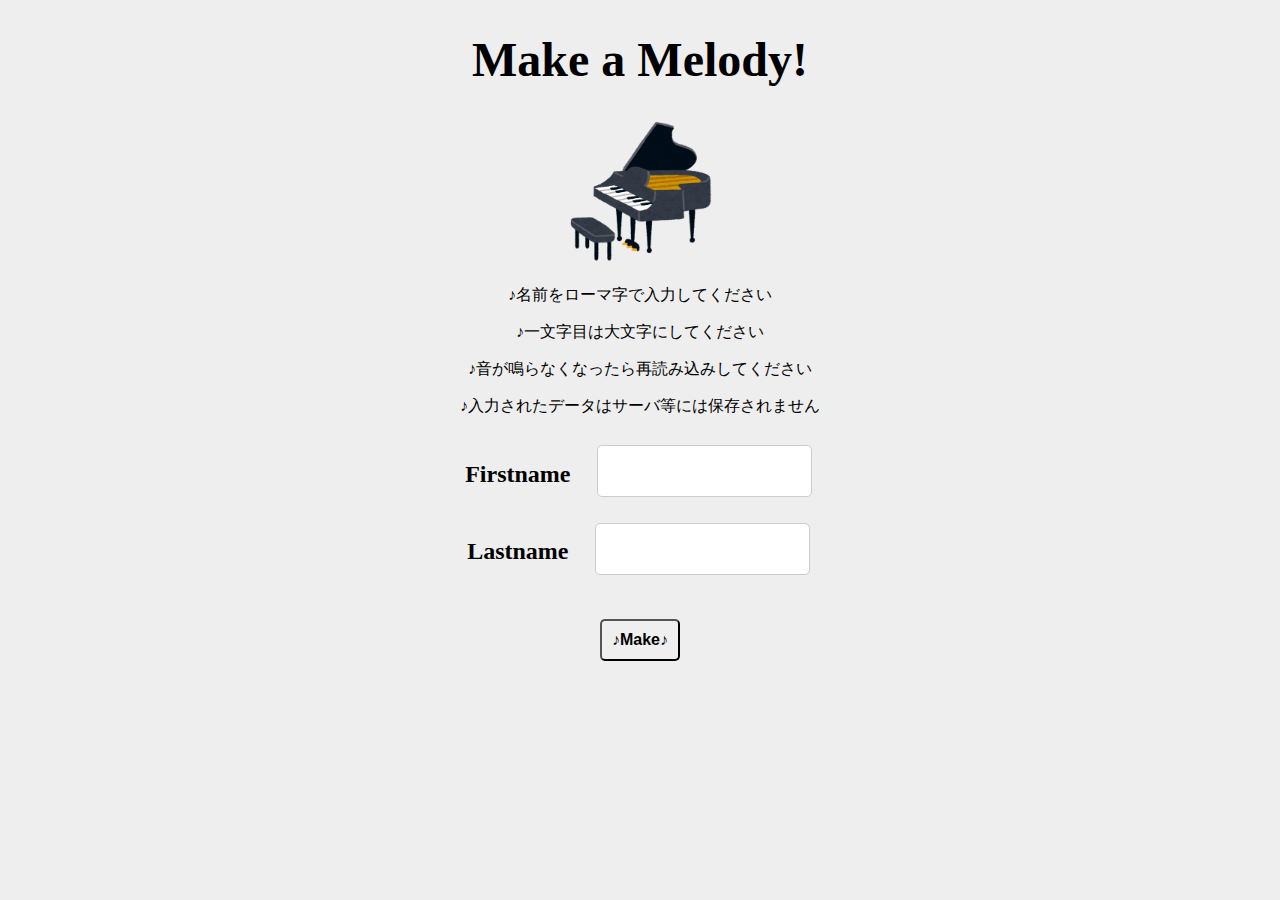
<file: index.html>
<!DOCTYPE html>
<html lang="ja">
<head>
  <meta charset="UTF-8">
  <meta name="viewport" content="width=device-width">
  <link rel="stylesheet" href="css/style.css">
  <title>Make a Melody!</title>
</head>
<body>
  <h1>Make a Melody!</h1>
  <img src="img/piano.png" alt="ピアノの画像です">
  <p>♪名前をローマ字で入力してください</p>
  <p>♪一文字目は大文字にしてください</p>
  <p>♪音が鳴らなくなったら再読み込みしてください</p>
  <p>♪入力されたデータはサーバ等には保存されません</p>
  <label for="first_name">Firstname</label>
  <input id="firstname" type="text" style="ime-mode:disabled;">
  <br>
  <label for="last_name">Lastname</label>
  <input id="lastname" type="text" style="ime-mode:disabled;">
  <br>
  <button id="inputbutton">♪Make♪</button>

  <script src="https://code.jquery.com/jquery-2.1.4.min.js"></script>
  <script src="index.js"></script>
</body>
</html>
</file>
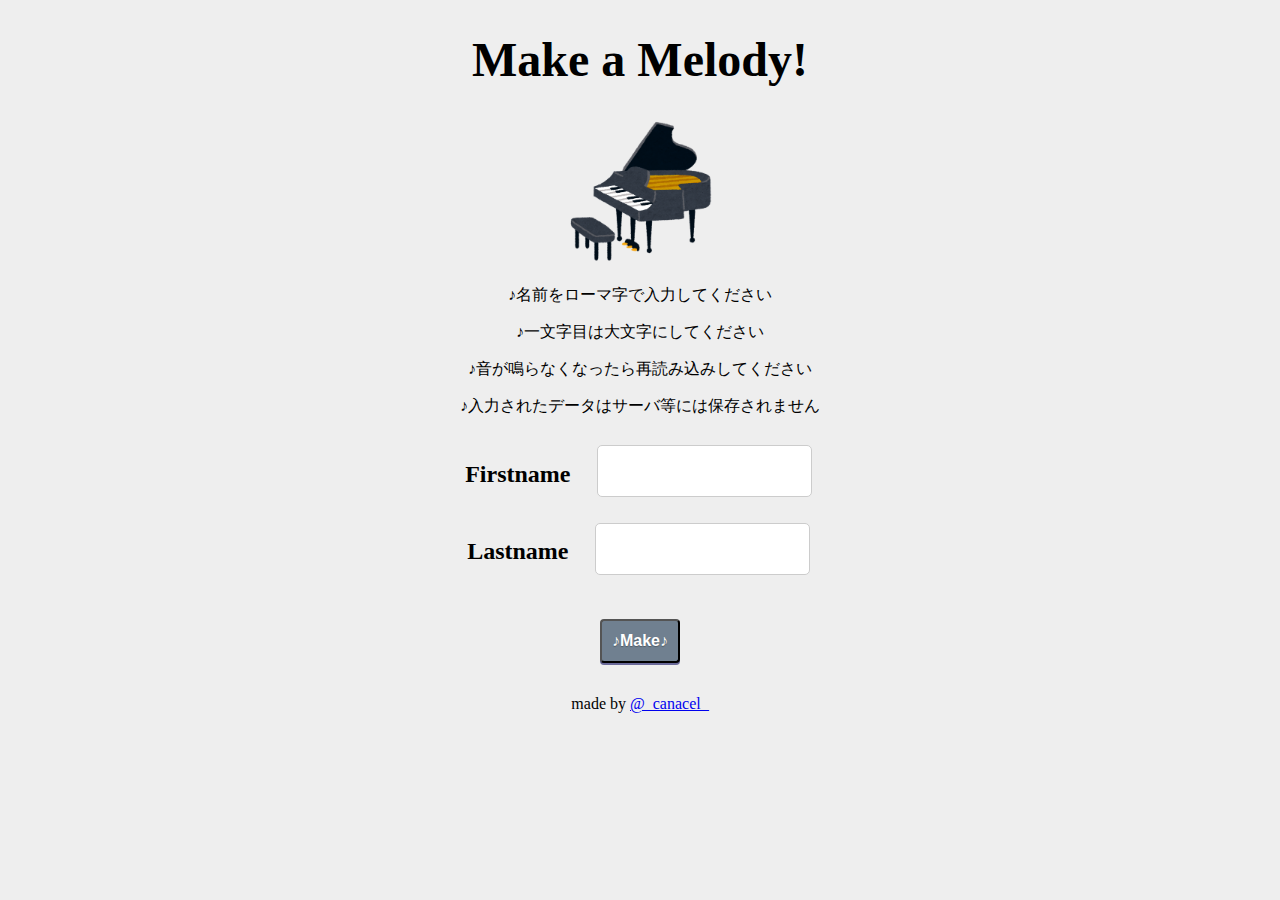
<file: make-a-melody.html>
<!DOCTYPE html>
<html lang="ja">
<head>
  <meta charset="UTF-8">
  <meta name="viewport" content="width=device-width">
  <link rel="stylesheet" href="css/style-melo.css">
  <title>Make a Melody!</title>
</head>
<body>
  <h1>Make a Melody!</h1>
  <img src="img/piano.png" alt="ピアノの画像です">
  <p>♪名前をローマ字で入力してください</p>
  <p>♪一文字目は大文字にしてください</p>
  <p>♪音が鳴らなくなったら再読み込みしてください</p>
  <p>♪入力されたデータはサーバ等には保存されません</p>
  <label for="first_name">Firstname</label>
  <input id="firstname" type="text" style="ime-mode:disabled;">
  <br>
  <label for="last_name">Lastname</label>
  <input id="lastname" type="text" style="ime-mode:disabled;">
  <br>
  <button id="inputbutton">♪Make♪</button>
  <footer>made by <a href="https://twitter.com/_canacel_">@_canacel_</a></footer>
  <script src="https://code.jquery.com/jquery-2.1.4.min.js"></script>
  <script src="make-a-melody.js"></script>
</body>
</html>
</file>
<file: css/style.css>
body {
    text-align: center;
    background-color: #eee;
}

img {
    width: 150px;
}

h1 {
    font-size: 3em;
}

p{
    margin: 1em;
}

label, input[type=text] {
    display: inline-block;
    clear: both;
}

label {
    padding: 0.4em;
    font-weight: bold;
    font-size: 1.5em;
}

input[type=text]{
    font-size: 200%;
    margin: 0.4em;
    padding: .2em;
    width: 200px;
    border: 1px solid #ccc;
    border-radius: 5px;
}

button {
    margin: 2em;
    padding: 10px;
    font-size: 100%;
    font-weight: bold;
    border-radius: 5px;
}
</file>
<file: css/style-melo.css>
body {
    text-align: center;
    background-color: #eee;
}

img {
    width: 150px;
}

h1 {
    font-size: 3em;
}

p{
    margin: 1em;
}

label, input[type=text] {
    display: inline-block;
    clear: both;
}

label {
    padding: 0.4em;
    font-weight: bold;
    font-size: 1.5em;
}

input[type=text]{
    font-size: 200%;
    margin: 0.4em;
    padding: .2em;
    width: 200px;
    border: 1px solid #ccc;
    border-radius: 5px;
}

button {
    margin: 2em;
    padding: 10px;
    font-size: 100%;
    font-weight: bold;
    border-radius: 4px;
    box-shadow: 0 2px 0 #696999;
    text-shadow: 0 1px 1px rgba(0, 0, 0, .3);
    line-height: 20px;
  	-webkit-transition: all .2s;
    color: #fff;
    background-color: #708090;
    -webkit-box-sizing: border-box;
    -moz-box-sizing: border-box;
    transition: all .2s;
    cursor: pointer;
}

button:hover {
  background-color: #b0c4de;
  box-shadow: 0 2px 0 #595999;
　cursor: pointer;
}

button:active {
	top: 3px;
	box-shadow: none;
}
</file>
